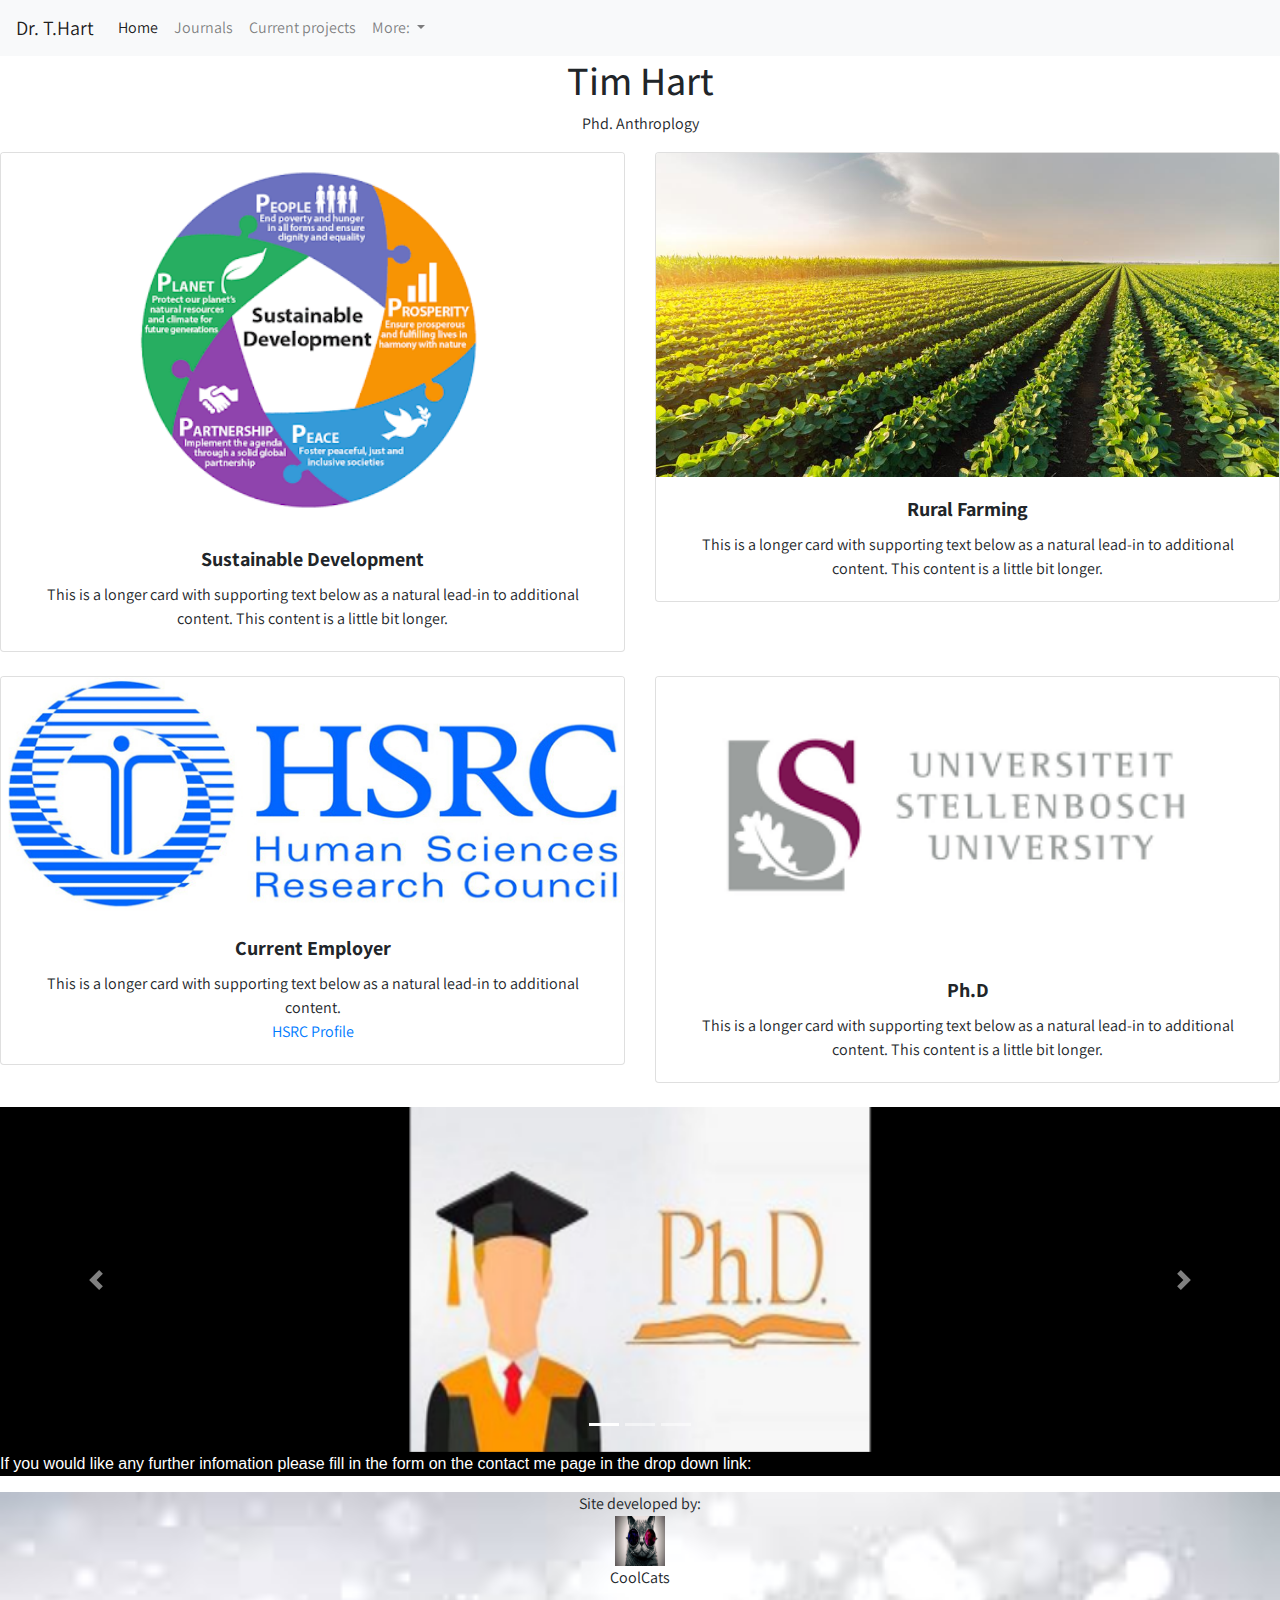
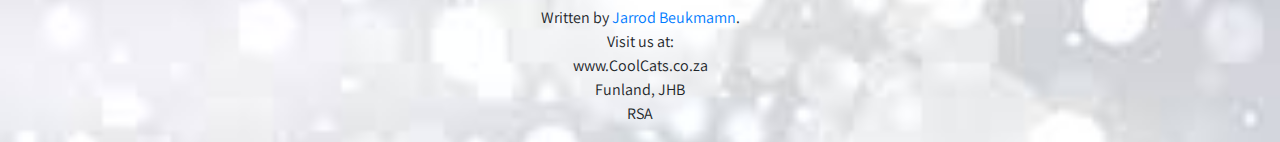
<file: index.html>
<!doctype html>
<html lang="en">
  <head>
    <!-- Required meta tags -->
    <meta charset="utf-8">
    <meta name="viewport" content="width=device-width, initial-scale=1, shrink-to-fit=no">

    <!-- Bootstrap CSS -->
    <link rel="stylesheet" href="https://stackpath.bootstrapcdn.com/bootstrap/4.4.1/css/bootstrap.min.css" integrity="sha384-Vkoo8x4CGsO3+Hhxv8T/Q5PaXtkKtu6ug5TOeNV6gBiFeWPGFN9MuhOf23Q9Ifjh" crossorigin="anonymous">

    <link rel="stylesheet" type="text/css" href="style.css">

    
    <link href="https://fonts.googleapis.com/css?family=Assistant&display=swap" rel="stylesheet">

    <title>T. Hart</title>

  </head>


  <body>
      <nav class="navbar navbar-expand-lg navbar-light bg-light">
        <a class="navbar-brand" href="#">Dr. T.Hart</a>
        <button class="navbar-toggler" type="button" data-toggle="collapse" data-target="#navbarNavDropdown" aria-controls="navbarNavDropdown" aria-expanded="false" aria-label="Toggle navigation">
          <span class="navbar-toggler-icon"></span>
        </button>
        <div class="collapse navbar-collapse" id="navbarNavDropdown">
          <ul class="navbar-nav">
            <li class="nav-item active">
              <a class="nav-link" href="index.html">Home <span class="sr-only">(current)</span></a>
            </li>
            <li class="nav-item">
              <a class="nav-link" href="journal.html">Journals</a>
            </li>
            <li class="nav-item">
              <a class="nav-link" href="#">Current projects</a>
            </li>
            <li class="nav-item dropdown">
              <a class="nav-link dropdown-toggle" href="#" id="navbarDropdownMenuLink" role="button" data-toggle="dropdown" aria-haspopup="true" aria-expanded="false">
                More:
              </a>
              <div class="dropdown-menu" aria-labelledby="navbarDropdownMenuLink">
                <a class="dropdown-item" href="vision.html">Vision</a>
                <a class="dropdown-item" href="cv.html">Resume/CV</a>
                <a class="dropdown-item" href="contact.html">Contact me:</a>
              </div>
            </li>
          </ul>
        </div>
      </nav>
<div class="tim">
    <h1>Tim Hart</h1>

<p>Phd. Anthroplogy</p>

</div>
<div class="row row-cols-1 row-cols-md-2">
      <div class="col mb-4">
        <div class="card">
          <img src="sustain.png" class="card-img-top">
          <div class="card-body">
            <h5 class="card-title"><strong>Sustainable Development</strong></h5>
            <p class="card-text">This is a longer card with supporting text below as a natural lead-in to additional content. This content is a little bit longer.</p>
          </div>
        </div>
      </div>
      <div class="col mb-4">
        <div class="card">
          <img src="farm.jpg" class="card-img-top" alt="...">
          <div class="card-body">
            <h5 class="card-title"><strong>Rural Farming</strong></h5>
            <p class="card-text">This is a longer card with supporting text below as a natural lead-in to additional content. This content is a little bit longer.</p>
          </div>
        </div>
      </div>
      <div class="col mb-4">
        <div class="card">
          <img src="hsrc.jpg" class="card-img-top">
          <div class="card-body">
            <h5 class="card-title"><strong>Current Employer</strong></h5>
            <p class="card-text">This is a longer card with supporting text below as a natural lead-in to additional content.<br>
              <a href="http://www.hsrc.ac.za/en/staff/view/?i=TGB&f=Tim&l=Hart" class="w3-btn w3-black">HSRC Profile</a></p>
          </div>
        </div>
      </div>
      <div class="col mb-4">
        <div class="card">
          <img src="phd.png" class="card-img-top" alt="...">
          <div class="card-body">
            <h5 class="card-title"><strong>Ph.D</strong></h5>
            <p class="card-text">This is a longer card with supporting text below as a natural lead-in to additional content. This content is a little bit longer.</p>
          </div>
        </div>
      </div>
</div>



<div id="carouselExampleIndicators" class="carousel slide" data-ride="carousel">
        <ol class="carousel-indicators">
          <li data-target="#carouselExampleIndicators" data-slide-to="0" class="active"></li>
          <li data-target="#carouselExampleIndicators" data-slide-to="1"></li>
          <li data-target="#carouselExampleIndicators" data-slide-to="2"></li>
        </ol>
        <div class="carousel-inner">
          <div class="carousel-item active">
            <img src="tim1.jpg" width="460" height="345">
          </div>
          <div class="carousel-item">
            <img src="tim2.jpg" width="460" height="345">
          </div>
          <div class="carousel-item">
            <img src="tim3.jpg" width="460" height="345">
          </div>
        </div>
        <a class="carousel-control-prev" href="#carouselExampleIndicators" role="button" data-slide="prev">
          <span class="carousel-control-prev-icon" aria-hidden="true"></span>
          <span class="sr-only">Previous</span>
        </a>
        <a class="carousel-control-next" href="#carouselExampleIndicators" role="button" data-slide="next">
          <span class="carousel-control-next-icon" aria-hidden="true"></span>
          <span class="sr-only">Next</span>
        </a>
</div>


    <!-- Optional JavaScript -->
    <!-- jQuery first, then Popper.js, then Bootstrap JS -->
    <script src="https://code.jquery.com/jquery-3.4.1.slim.min.js" integrity="sha384-J6qa4849blE2+poT4WnyKhv5vZF5SrPo0iEjwBvKU7imGFAV0wwj1yYfoRSJoZ+n" crossorigin="anonymous"></script>

     <script src="https://cdn.jsdelivr.net/npm/popper.js@1.16.0/dist/umd/popper.min.js" integrity="sha384-Q6E9RHvbIyZFJoft+2mJbHaEWldlvI9IOYy5n3zV9zzTtmI3UksdQRVvoxMfooAo" crossorigin="anonymous"></script>

    <script src="https://stackpath.bootstrapcdn.com/bootstrap/4.4.1/js/bootstrap.min.js" integrity="sha384-wfSDF2E50Y2D1uUdj0O3uMBJnjuUD4Ih7YwaYd1iqfktj0Uod8GCExl3Og8ifwB6" crossorigin="anonymous"></script>


  </body>
  <footer>
    <div>
      <p class="foot"> If you would like any further infomation please fill in the form on the contact me page in the drop down link:</p>
  
   </div>

<div class="cool">
<p> Site developed by:<br><img src="cat.jpg" height="50" width="50"><br> CoolCats</p>

<address>
Written by <a href="mailto:beukmanjarrod@hotmail.com">Jarrod Beukmamn</a>.<br>
Visit us at:<br>
www.CoolCats.co.za<br>
Funland, JHB<br>
RSA
</address>
</div>


  </footer>
</html>
</file>
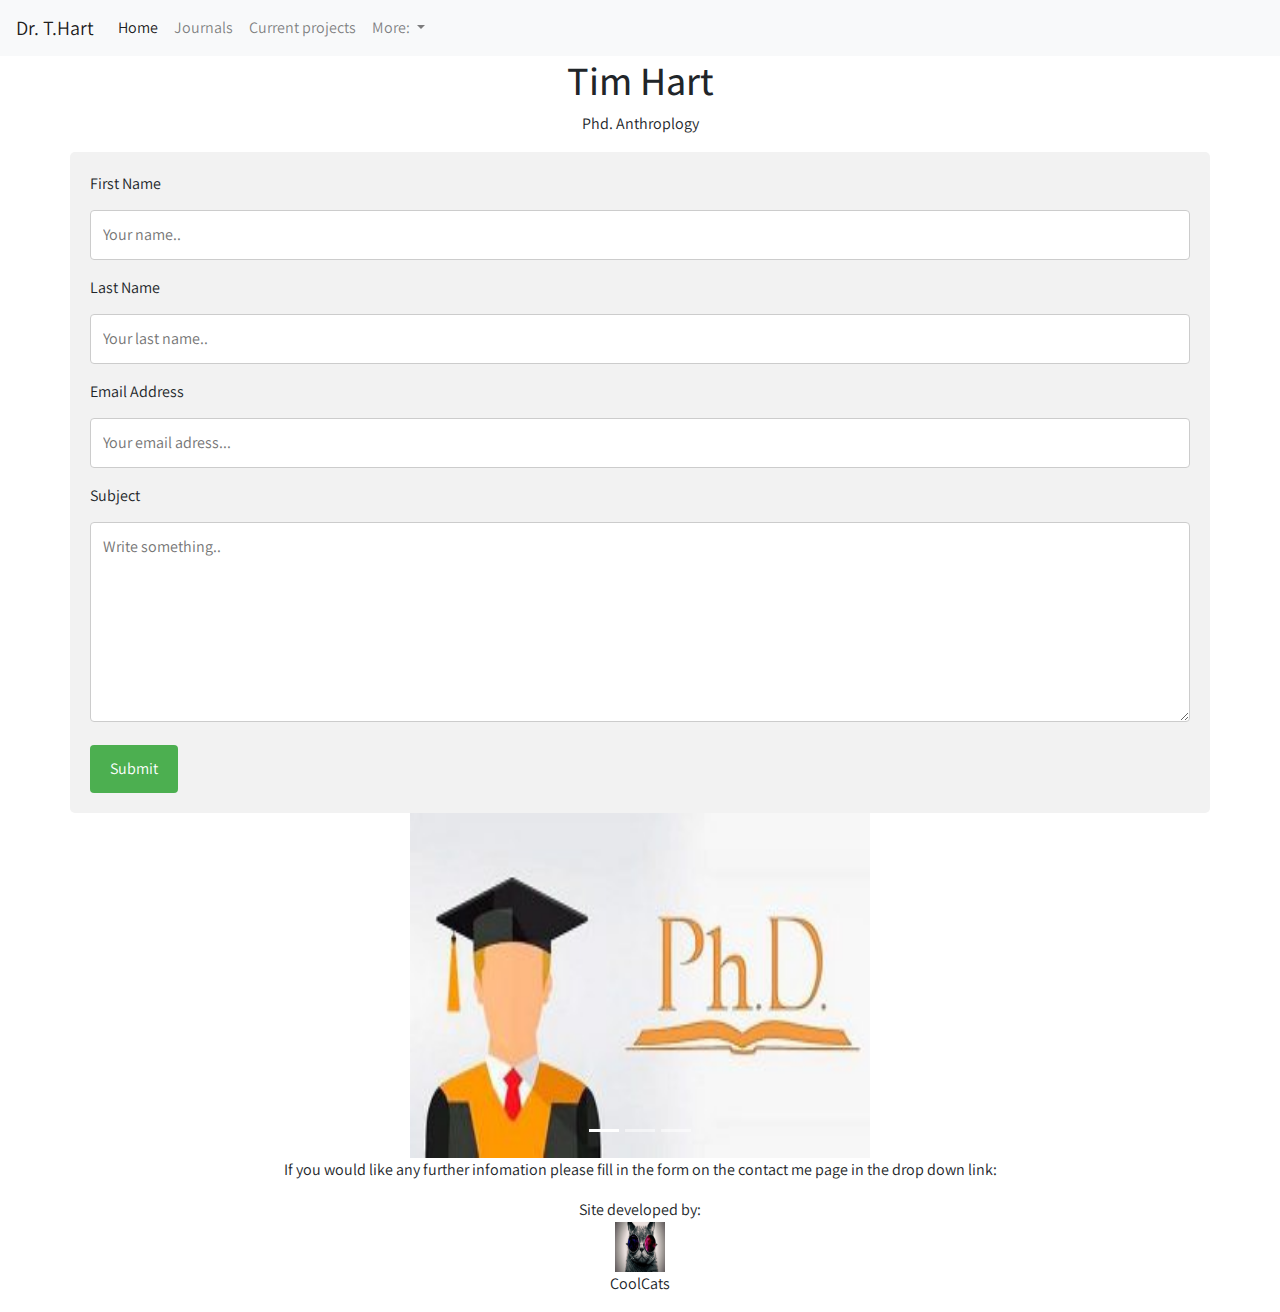
<file: contact.html>
<!DOCTYPE html>
<html>

 <head>
    <!-- Required meta tags -->
    <meta charset="utf-8">
    <meta name="viewport" content="width=device-width, initial-scale=1, shrink-to-fit=no">

    <!-- Bootstrap CSS -->
    <link rel="stylesheet" href="https://stackpath.bootstrapcdn.com/bootstrap/4.4.1/css/bootstrap.min.css" integrity="sha384-Vkoo8x4CGsO3+Hhxv8T/Q5PaXtkKtu6ug5TOeNV6gBiFeWPGFN9MuhOf23Q9Ifjh" crossorigin="anonymous">

    <link rel="stylesheet" type="text/css" href="style2.css">

    
    <link href="https://fonts.googleapis.com/css?family=Assistant&display=swap" rel="stylesheet">

    <title>Contact:</title>

  </head>


  <body>
      <nav class="navbar navbar-expand-lg navbar-light bg-light">
        <a class="navbar-brand" href="#">Dr. T.Hart</a>
        <button class="navbar-toggler" type="button" data-toggle="collapse" data-target="#navbarNavDropdown" aria-controls="navbarNavDropdown" aria-expanded="false" aria-label="Toggle navigation">
          <span class="navbar-toggler-icon"></span>
        </button>
        <div class="collapse navbar-collapse" id="navbarNavDropdown">
          <ul class="navbar-nav">
            <li class="nav-item active">
              <a class="nav-link" href="index.html">Home <span class="sr-only">(current)</span></a>
            </li>
            <li class="nav-item">
              <a class="nav-link" href="#">Journals</a>
            </li>
            <li class="nav-item">
              <a class="nav-link" href="#">Current projects</a>
            </li>
            <li class="nav-item dropdown">
              <a class="nav-link dropdown-toggle" href="#" id="navbarDropdownMenuLink" role="button" data-toggle="dropdown" aria-haspopup="true" aria-expanded="false">
                More:
              </a>
              <div class="dropdown-menu" aria-labelledby="navbarDropdownMenuLink">
                <a class="dropdown-item" href="#">Vision</a>
                <a class="dropdown-item" href="#">Resume/CV</a>
                <a class="dropdown-item" href="#">Contact me:</a>
              </div>
            </li>
          </ul>
        </div>
      </nav>

    <h1>Tim Hart</h1>

<p>Phd. Anthroplogy</p>

<div class="container">
  <form action="action_page.php">

    <label for="fname">First Name</label>
    <input type="text" id="fname" name="firstname" placeholder="Your name..">

    <label for="lname">Last Name</label>
    <input type="text" id="lname" name="lastname" placeholder="Your last name..">

<label for="email">Email Address</label>
    <input type="text" id="email" name=emailaddress placeholder="Your email adress...">

    <label for="subject">Subject</label>
    <textarea id="subject" name="subject" placeholder="Write something.." style="height:200px"></textarea>

    <input type="submit" value="Submit">

   <form action="mailto:you@yourwebsite.com">

  </form>
</div>




<div id="carouselExampleIndicators" class="carousel slide" data-ride="carousel">
        <ol class="carousel-indicators">
          <li data-target="#carouselExampleIndicators" data-slide-to="0" class="active"></li>
          <li data-target="#carouselExampleIndicators" data-slide-to="1"></li>
          <li data-target="#carouselExampleIndicators" data-slide-to="2"></li>
        </ol>
        <div class="carousel-inner">
          <div class="carousel-item active">
            <img src="tim1.jpg" width="460" height="345">
          </div>
          <div class="carousel-item">
            <img src="tim2.jpg" width="460" height="345">
          </div>
          <div class="carousel-item">
            <img src="tim3.jpg" width="460" height="345">
          </div>
        </div>
        <a class="carousel-control-prev" href="#carouselExampleIndicators" role="button" data-slide="prev">
          <span class="carousel-control-prev-icon" aria-hidden="true"></span>
          <span class="sr-only">Previous</span>
        </a>
        <a class="carousel-control-next" href="#carouselExampleIndicators" role="button" data-slide="next">
          <span class="carousel-control-next-icon" aria-hidden="true"></span>
          <span class="sr-only">Next</span>
        </a>
</div>


    <!-- Optional JavaScript -->
    <!-- jQuery first, then Popper.js, then Bootstrap JS -->
    <script src="https://code.jquery.com/jquery-3.4.1.slim.min.js" integrity="sha384-J6qa4849blE2+poT4WnyKhv5vZF5SrPo0iEjwBvKU7imGFAV0wwj1yYfoRSJoZ+n" crossorigin="anonymous"></script>

     <script src="https://cdn.jsdelivr.net/npm/popper.js@1.16.0/dist/umd/popper.min.js" integrity="sha384-Q6E9RHvbIyZFJoft+2mJbHaEWldlvI9IOYy5n3zV9zzTtmI3UksdQRVvoxMfooAo" crossorigin="anonymous"></script>

    <script src="https://stackpath.bootstrapcdn.com/bootstrap/4.4.1/js/bootstrap.min.js" integrity="sha384-wfSDF2E50Y2D1uUdj0O3uMBJnjuUD4Ih7YwaYd1iqfktj0Uod8GCExl3Og8ifwB6" crossorigin="anonymous"></script>


  </body>
  <footer>
    <div>
      <p class="foot"> If you would like any further infomation please fill in the form on the contact me page in the drop down link:</p>
     </div>
<p class="cool"> Site developed by:<br><img src="cat.jpg" height="50" width="50"><br> CoolCats</p>



  </footer>
</html>
</file>
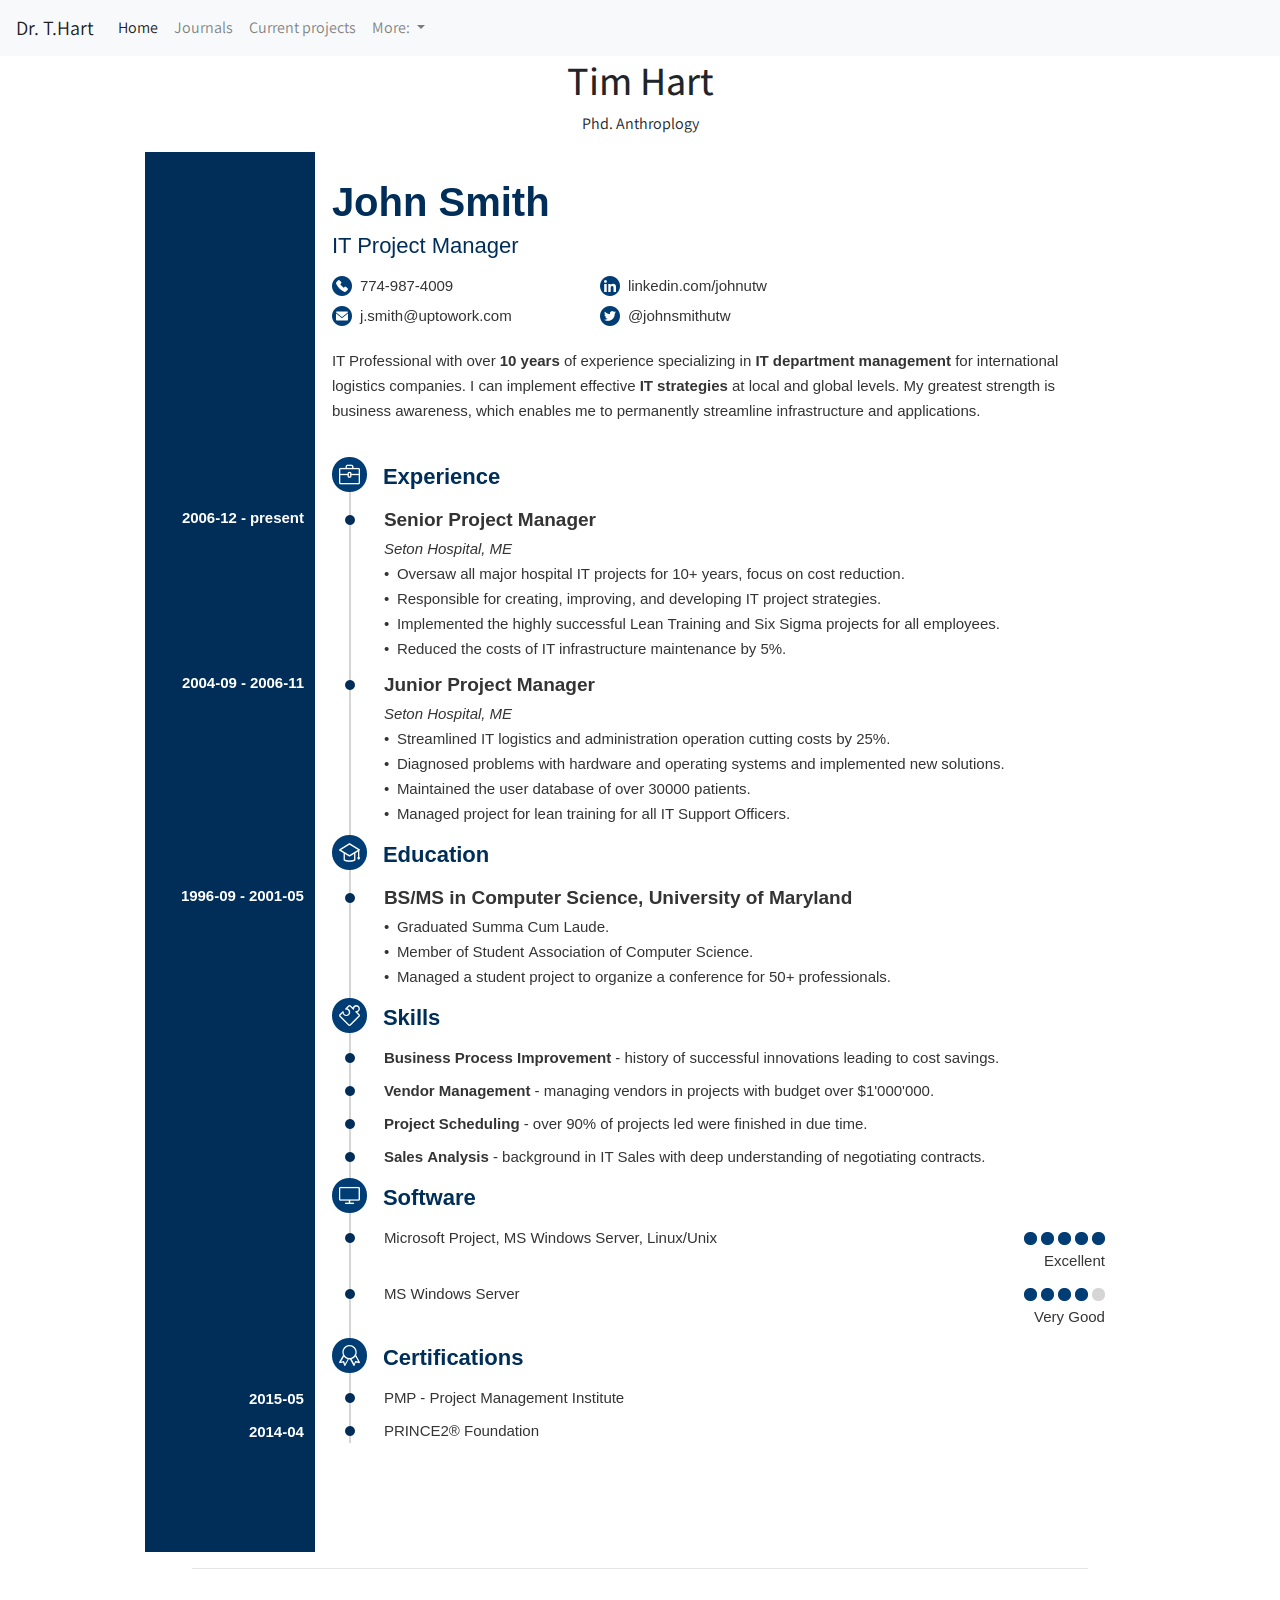
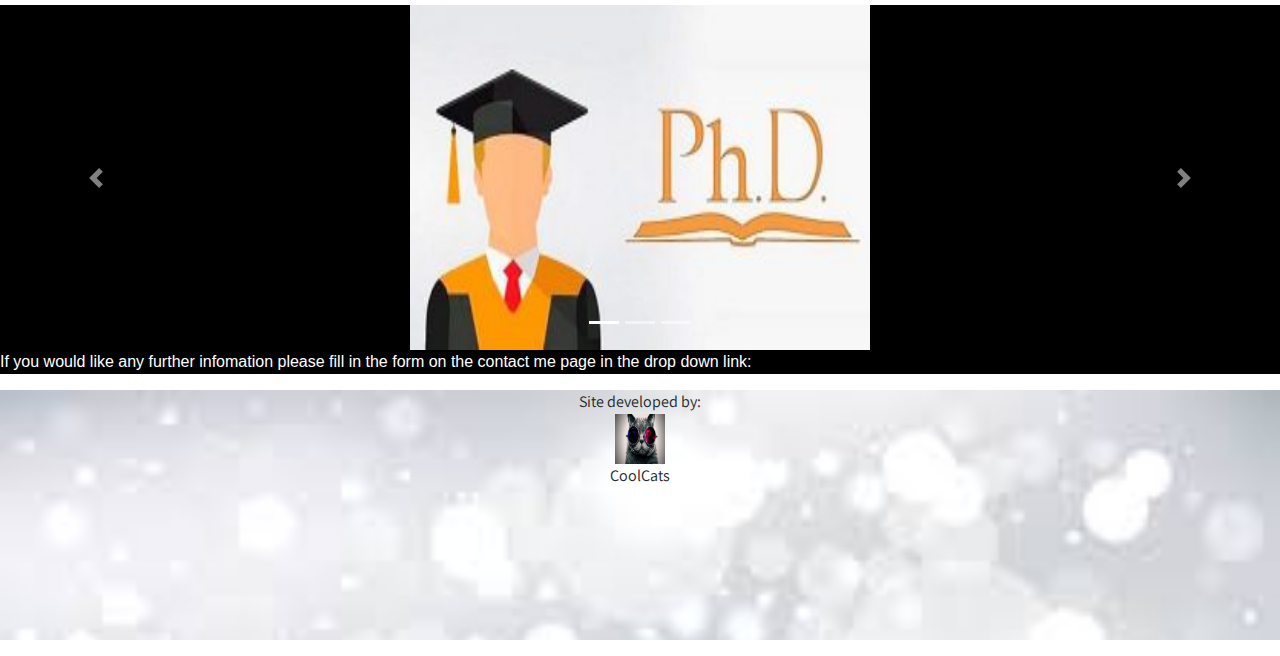
<file: cv.html>
<!doctype html>
<html lang="en">
  <head>
    <!-- Required meta tags -->
    <meta charset="utf-8">
    <meta name="viewport" content="width=device-width, initial-scale=1, shrink-to-fit=no">

    <!-- Bootstrap CSS -->
    <link rel="stylesheet" href="https://stackpath.bootstrapcdn.com/bootstrap/4.4.1/css/bootstrap.min.css" integrity="sha384-Vkoo8x4CGsO3+Hhxv8T/Q5PaXtkKtu6ug5TOeNV6gBiFeWPGFN9MuhOf23Q9Ifjh" crossorigin="anonymous">

    <link rel="stylesheet" type="text/css" href="style.css">

    
    <link href="https://fonts.googleapis.com/css?family=Assistant&display=swap" rel="stylesheet">

    <title>T. Hart</title>

  </head>


  <body>
      <nav class="navbar navbar-expand-lg navbar-light bg-light">
        <a class="navbar-brand" href="#">Dr. T.Hart<disabled></a>
        <button class="navbar-toggler" type="button" data-toggle="collapse" data-target="#navbarNavDropdown" aria-controls="navbarNavDropdown" aria-expanded="false" aria-label="Toggle navigation">
          <span class="navbar-toggler-icon"></span>
        </button>
        <div class="collapse navbar-collapse" id="navbarNavDropdown">
          <ul class="navbar-nav">
            <li class="nav-item active">
              <a class="nav-link" href="index.html">Home <span class="sr-only">(current)</span></a>
            </li>
            <li class="nav-item">
              <a class="nav-link" href="journal.html">Journals</a>
            </li>
            <li class="nav-item">
              <a class="nav-link" href="#">Current projects</a>
            </li>
            <li class="nav-item dropdown">
              <a class="nav-link dropdown-toggle" href="#" id="navbarDropdownMenuLink" role="button" data-toggle="dropdown" aria-haspopup="true" aria-expanded="false">
                More:
              </a>
              <div class="dropdown-menu" aria-labelledby="navbarDropdownMenuLink">
                <a class="dropdown-item" href="#">Vision</a>
                <a class="dropdown-item" href="cv.html">Resume/CV</a>
                <a class="dropdown-item" href="contact.html">Contact me:</a>
              </div>
            </li>
          </ul>
        </div>
      </nav>

    <h1>Tim Hart</h1>

<p>Phd. Anthroplogy</p>

<p><img src="cv.png"></p>

<hr width="70%">

<div id="carouselExampleIndicators" class="carousel slide" data-ride="carousel">
        <ol class="carousel-indicators">
          <li data-target="#carouselExampleIndicators" data-slide-to="0" class="active"></li>
          <li data-target="#carouselExampleIndicators" data-slide-to="1"></li>
          <li data-target="#carouselExampleIndicators" data-slide-to="2"></li>
        </ol>
        <div class="carousel-inner">
          <div class="carousel-item active">
            <img src="tim1.jpg" width="460" height="345">
          </div>
          <div class="carousel-item">
            <img src="tim2.jpg" width="460" height="345">
          </div>
          <div class="carousel-item">
            <img src="tim3.jpg" width="460" height="345">
          </div>
        </div>
        <a class="carousel-control-prev" href="#carouselExampleIndicators" role="button" data-slide="prev">
          <span class="carousel-control-prev-icon" aria-hidden="true"></span>
          <span class="sr-only">Previous</span>
        </a>
        <a class="carousel-control-next" href="#carouselExampleIndicators" role="button" data-slide="next">
          <span class="carousel-control-next-icon" aria-hidden="true"></span>
          <span class="sr-only">Next</span>
        </a>
</div>


    <!-- Optional JavaScript -->
    <!-- jQuery first, then Popper.js, then Bootstrap JS -->
    <script src="https://code.jquery.com/jquery-3.4.1.slim.min.js" integrity="sha384-J6qa4849blE2+poT4WnyKhv5vZF5SrPo0iEjwBvKU7imGFAV0wwj1yYfoRSJoZ+n" crossorigin="anonymous"></script>

     <script src="https://cdn.jsdelivr.net/npm/popper.js@1.16.0/dist/umd/popper.min.js" integrity="sha384-Q6E9RHvbIyZFJoft+2mJbHaEWldlvI9IOYy5n3zV9zzTtmI3UksdQRVvoxMfooAo" crossorigin="anonymous"></script>

    <script src="https://stackpath.bootstrapcdn.com/bootstrap/4.4.1/js/bootstrap.min.js" integrity="sha384-wfSDF2E50Y2D1uUdj0O3uMBJnjuUD4Ih7YwaYd1iqfktj0Uod8GCExl3Og8ifwB6" crossorigin="anonymous"></script>


  </body>
  <footer>
    <div>
      <p class="foot"> If you would like any further infomation please fill in the form on the contact me page in the drop down link:</p>
     </div>
<p class="cool"> Site developed by:<br><img src="cat.jpg" height="50" width="50"><br> CoolCats</p>



  </footer>
</html>
</file>
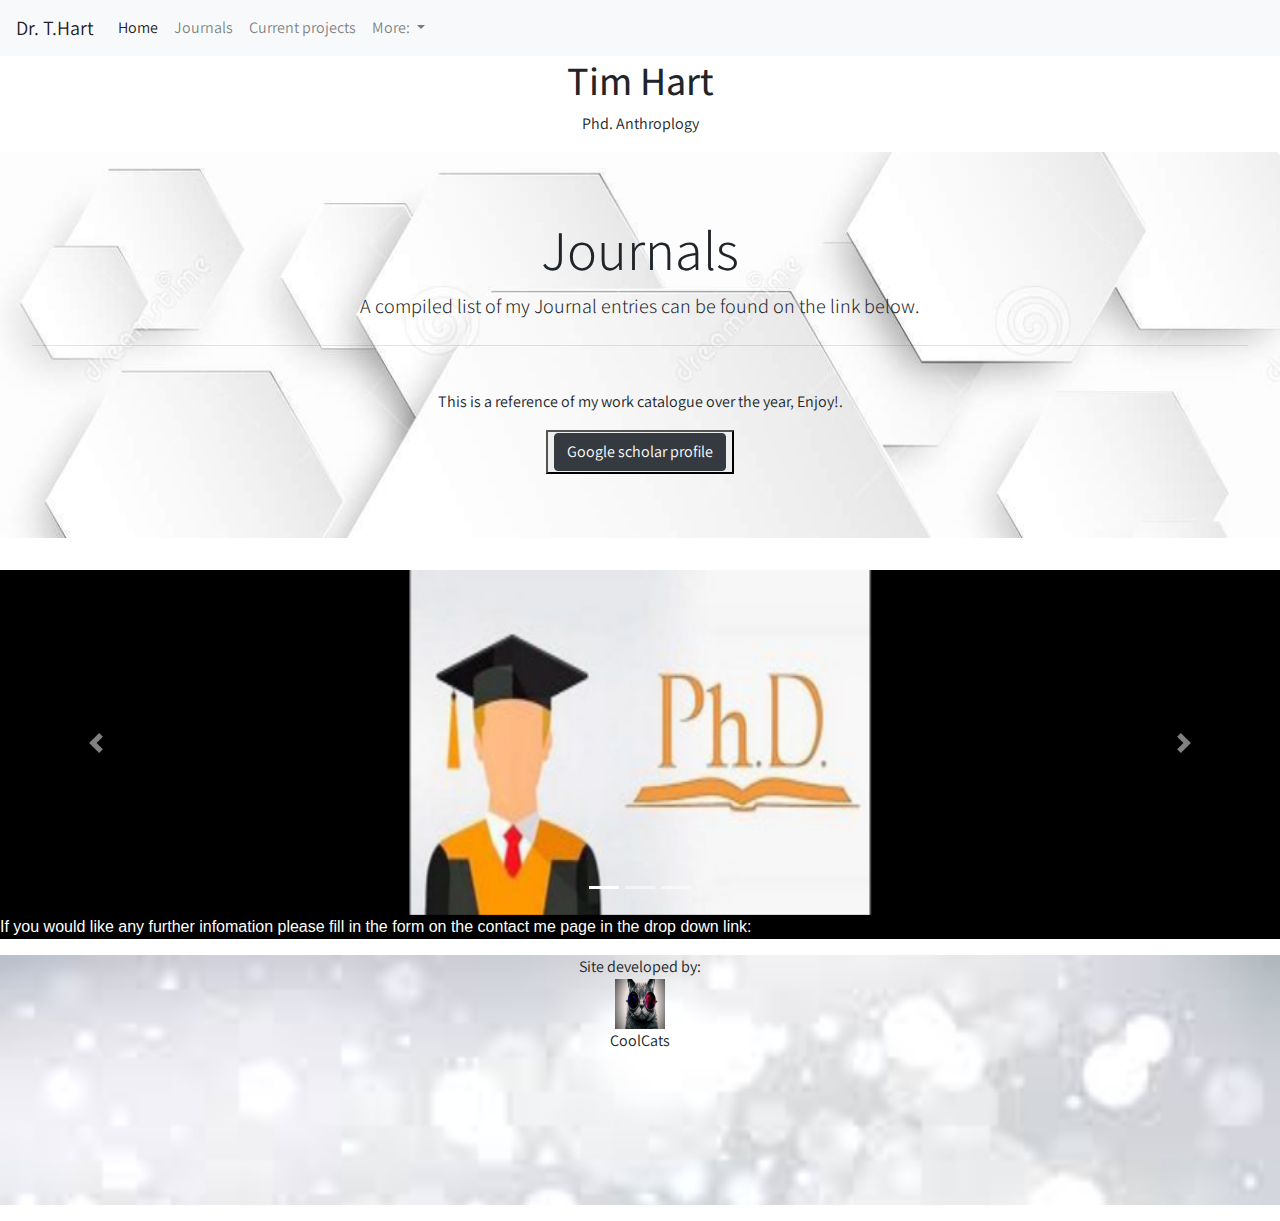
<file: journal.html>
<!doctype html>
<html lang="en">
  <head>
    <!-- Required meta tags -->
    <meta charset="utf-8">
    <meta name="viewport" content="width=device-width, initial-scale=1, shrink-to-fit=no">

    <!-- Bootstrap CSS -->
    <link rel="stylesheet" href="https://stackpath.bootstrapcdn.com/bootstrap/4.4.1/css/bootstrap.min.css" integrity="sha384-Vkoo8x4CGsO3+Hhxv8T/Q5PaXtkKtu6ug5TOeNV6gBiFeWPGFN9MuhOf23Q9Ifjh" crossorigin="anonymous">

    <link rel="stylesheet" type="text/css" href="style.css">

    
    <link href="https://fonts.googleapis.com/css?family=Assistant&display=swap" rel="stylesheet">

    <title>T. Hart</title>

  </head>


  <body>
      <nav class="navbar navbar-expand-lg navbar-light bg-light">
        <a class="navbar-brand" href="#">Dr. T.Hart</a>
        <button class="navbar-toggler" type="button" data-toggle="collapse" data-target="#navbarNavDropdown" aria-controls="navbarNavDropdown" aria-expanded="false" aria-label="Toggle navigation">
          <span class="navbar-toggler-icon"></span>
        </button>
        <div class="collapse navbar-collapse" id="navbarNavDropdown">
          <ul class="navbar-nav">
            <li class="nav-item active">
              <a class="nav-link" href="index.html">Home </a>
            </li>
            <li class="nav-item">
              <a class="nav-link" href="journal.html">Journals<span class="sr-only">(current)</span></a>
            </li>
            <li class="nav-item">
              <a class="nav-link" href="#">Current projects</a>
            </li>
            <li class="nav-item dropdown">
              <a class="nav-link dropdown-toggle" href="#" id="navbarDropdownMenuLink" role="button" data-toggle="dropdown" aria-haspopup="true" aria-expanded="false">
                More:
              </a>
              <div class="dropdown-menu" aria-labelledby="navbarDropdownMenuLink">
                <a class="dropdown-item" href="#">Vision</a>
                <a class="dropdown-item" href="#">Resume/CV</a>
                <a class="dropdown-item" href="contact.html">Contact me:</a>
              </div>
            </li>
          </ul>
        </div>
      </nav>

    <h1>Tim Hart</h1>

<p>Phd. Anthroplogy</p>


<div class="jumbotron">
  <h1 class="display-4">Journals</h1>
  <p class="lead">A compiled list of my Journal entries can be found on the link below.</p>
  <hr class="my-4">
  <p>This is a reference of my work catalogue over the year, Enjoy!.</p>
  
  <button type="button"><a href="https://scholar.google.co.za/citations?user=scA2A9cAAAAJ&hl=en" class="btn btn-dark">Google scholar profile</a>
</div>



<div id="carouselExampleIndicators" class="carousel slide" data-ride="carousel">
        <ol class="carousel-indicators">
          <li data-target="#carouselExampleIndicators" data-slide-to="0" class="active"></li>
          <li data-target="#carouselExampleIndicators" data-slide-to="1"></li>
          <li data-target="#carouselExampleIndicators" data-slide-to="2"></li>
        </ol>
        <div class="carousel-inner">
          <div class="carousel-item active">
            <img src="tim1.jpg" width="460" height="345">
          </div>
          <div class="carousel-item">
            <img src="tim2.jpg" width="460" height="345">
          </div>
          <div class="carousel-item">
            <img src="tim3.jpg" width="460" height="345">
          </div>
        </div>
        <a class="carousel-control-prev" href="#carouselExampleIndicators" role="button" data-slide="prev">
          <span class="carousel-control-prev-icon" aria-hidden="true"></span>
          <span class="sr-only">Previous</span>
        </a>
        <a class="carousel-control-next" href="#carouselExampleIndicators" role="button" data-slide="next">
          <span class="carousel-control-next-icon" aria-hidden="true"></span>
          <span class="sr-only">Next</span>
        </a>
</div>


    <!-- Optional JavaScript -->
    <!-- jQuery first, then Popper.js, then Bootstrap JS -->
    <script src="https://code.jquery.com/jquery-3.4.1.slim.min.js" integrity="sha384-J6qa4849blE2+poT4WnyKhv5vZF5SrPo0iEjwBvKU7imGFAV0wwj1yYfoRSJoZ+n" crossorigin="anonymous"></script>

     <script src="https://cdn.jsdelivr.net/npm/popper.js@1.16.0/dist/umd/popper.min.js" integrity="sha384-Q6E9RHvbIyZFJoft+2mJbHaEWldlvI9IOYy5n3zV9zzTtmI3UksdQRVvoxMfooAo" crossorigin="anonymous"></script>

    <script src="https://stackpath.bootstrapcdn.com/bootstrap/4.4.1/js/bootstrap.min.js" integrity="sha384-wfSDF2E50Y2D1uUdj0O3uMBJnjuUD4Ih7YwaYd1iqfktj0Uod8GCExl3Og8ifwB6" crossorigin="anonymous"></script>


  </body>
  <footer>
    <div>
      <p class="foot"> If you would like any further infomation please fill in the form on the contact me page in the drop down link:</p>
     </div>
<p class="cool"> Site developed by:<br><img src="cat.jpg" height="50" width="50"><br> CoolCats</p>



  </footer>
</html>
</file>
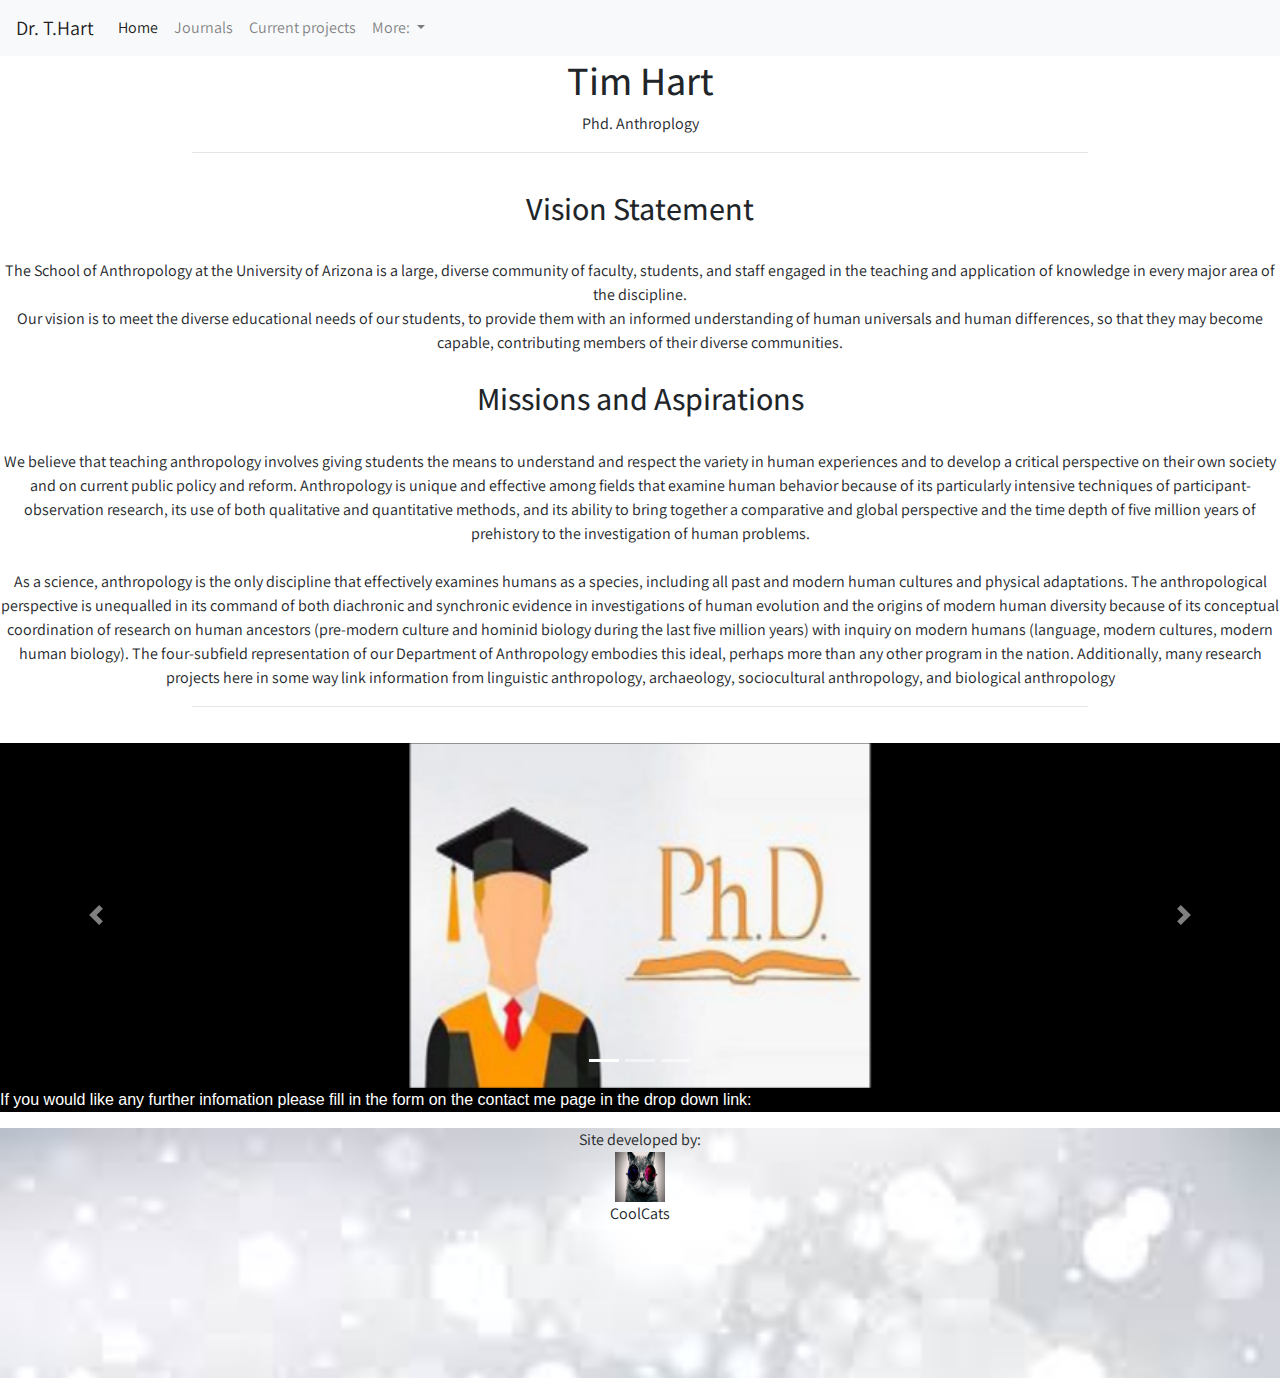
<file: vision.html>
<!doctype html>
<html lang="en">
  <head>
    <!-- Required meta tags -->
    <meta charset="utf-8">
    <meta name="viewport" content="width=device-width, initial-scale=1, shrink-to-fit=no">

    <!-- Bootstrap CSS -->
    <link rel="stylesheet" href="https://stackpath.bootstrapcdn.com/bootstrap/4.4.1/css/bootstrap.min.css" integrity="sha384-Vkoo8x4CGsO3+Hhxv8T/Q5PaXtkKtu6ug5TOeNV6gBiFeWPGFN9MuhOf23Q9Ifjh" crossorigin="anonymous">

    <link rel="stylesheet" type="text/css" href="style.css">

    
    <link href="https://fonts.googleapis.com/css?family=Assistant&display=swap" rel="stylesheet">

    <title>T. Hart</title>

  </head>


  <body>
      <nav class="navbar navbar-expand-lg navbar-light bg-light">
        <a class="navbar-brand" href="#">Dr. T.Hart</a>
        <button class="navbar-toggler" type="button" data-toggle="collapse" data-target="#navbarNavDropdown" aria-controls="navbarNavDropdown" aria-expanded="false" aria-label="Toggle navigation">
          <span class="navbar-toggler-icon"></span>
        </button>
        <div class="collapse navbar-collapse" id="navbarNavDropdown">
          <ul class="navbar-nav">
            <li class="nav-item active">
              <a class="nav-link" href="index.html">Home <span class="sr-only">(current)</span></a>
            </li>
            <li class="nav-item">
              <a class="nav-link" href="journal.html">Journals</a>
            </li>
            <li class="nav-item">
              <a class="nav-link" href="#">Current projects</a>
            </li>
            <li class="nav-item dropdown">
              <a class="nav-link dropdown-toggle" href="#" id="navbarDropdownMenuLink" role="button" data-toggle="dropdown" aria-haspopup="true" aria-expanded="false">
                More:
              </a>
              <div class="dropdown-menu" aria-labelledby="navbarDropdownMenuLink">
                <a class="dropdown-item" href="vision.html">Vision</a>
                <a class="dropdown-item" href="cv.html">Resume/CV</a>
                <a class="dropdown-item" href="contact.html">Contact me:</a>
              </div>
            </li>
          </ul>
        </div>
      </nav>

    <h1>Tim Hart</h1>

<p>Phd. Anthroplogy</p>

<hr width="70%">
<p class="vision">
 <h2> Vision Statement</h2><br>

The School of Anthropology at the University of Arizona is a large, diverse community of faculty, students, and staff engaged in the teaching and application of knowledge in every major area of the discipline.<br>

Our vision is to meet the diverse educational needs of our students, to provide them with an informed understanding of human universals and human differences, so that they may become capable, contributing members of their diverse communities.<br><br>

<h2>Missions and Aspirations</h2><br>

We believe that teaching anthropology involves giving students the means to understand and respect the variety in human experiences and to develop a critical perspective on their own society and on current public policy and reform. Anthropology is unique and effective among fields that examine human behavior because of its particularly intensive techniques of participant-observation research, its use of both qualitative and quantitative methods, and its ability to bring together a comparative and global perspective and the time depth of five million years of prehistory to the investigation of human problems.<br><br>

As a science, anthropology is the only discipline that effectively examines humans as a species, including all past and modern human cultures and physical adaptations. The anthropological perspective is unequalled in its command of both diachronic and synchronic evidence in investigations of human evolution and the origins of modern human diversity because of its conceptual coordination of research on human ancestors (pre-modern culture and hominid biology during the last five million years) with inquiry on modern humans (language, modern cultures, modern human biology). The four-subfield representation of our Department of Anthropology embodies this ideal, perhaps more than any other program in the nation. Additionally, many research projects here in some way link information from linguistic anthropology, archaeology, sociocultural anthropology, and biological anthropology

</p>
<hr width="70%">


<div id="carouselExampleIndicators" class="carousel slide" data-ride="carousel">
        <ol class="carousel-indicators">
          <li data-target="#carouselExampleIndicators" data-slide-to="0" class="active"></li>
          <li data-target="#carouselExampleIndicators" data-slide-to="1"></li>
          <li data-target="#carouselExampleIndicators" data-slide-to="2"></li>
        </ol>
        <div class="carousel-inner">
          <div class="carousel-item active">
            <img src="tim1.jpg" width="460" height="345">
          </div>
          <div class="carousel-item">
            <img src="tim2.jpg" width="460" height="345">
          </div>
          <div class="carousel-item">
            <img src="tim3.jpg" width="460" height="345">
          </div>
        </div>
        <a class="carousel-control-prev" href="#carouselExampleIndicators" role="button" data-slide="prev">
          <span class="carousel-control-prev-icon" aria-hidden="true"></span>
          <span class="sr-only">Previous</span>
        </a>
        <a class="carousel-control-next" href="#carouselExampleIndicators" role="button" data-slide="next">
          <span class="carousel-control-next-icon" aria-hidden="true"></span>
          <span class="sr-only">Next</span>
        </a>
</div>


    <!-- Optional JavaScript -->
    <!-- jQuery first, then Popper.js, then Bootstrap JS -->
    <script src="https://code.jquery.com/jquery-3.4.1.slim.min.js" integrity="sha384-J6qa4849blE2+poT4WnyKhv5vZF5SrPo0iEjwBvKU7imGFAV0wwj1yYfoRSJoZ+n" crossorigin="anonymous"></script>

     <script src="https://cdn.jsdelivr.net/npm/popper.js@1.16.0/dist/umd/popper.min.js" integrity="sha384-Q6E9RHvbIyZFJoft+2mJbHaEWldlvI9IOYy5n3zV9zzTtmI3UksdQRVvoxMfooAo" crossorigin="anonymous"></script>

    <script src="https://stackpath.bootstrapcdn.com/bootstrap/4.4.1/js/bootstrap.min.js" integrity="sha384-wfSDF2E50Y2D1uUdj0O3uMBJnjuUD4Ih7YwaYd1iqfktj0Uod8GCExl3Og8ifwB6" crossorigin="anonymous"></script>


  </body>
  <footer>
    <div>
      <p class="foot"> If you would like any further infomation please fill in the form on the contact me page in the drop down link:</p>
     </div>
<p class="cool"> Site developed by:<br><img src="cat.jpg" height="50" width="50"><br> CoolCats</p>



  </footer>
</html>
</file>
<file: style.css>
body,

html {
	font-family: 'Assistant', sans-serif;
	font-size: 1em;
	text-align: center;

}


.jumbotron {
  background-image: url("journ.jpg");
  background-size: cover;
}



hr {
	color: black;
	height: 20px;
}

.carousel {
	background-color: black;
}
.foot {
	font-family: 'Arial';
	text-align: left;
	color: white;
	background-color: black;
}

.cool {
    width: 100%;
    height: 250px;
    background-image: url(white.jpg);
    background-size: 100%;
}​
</file>
<file: style2.css>
/* Style inputs with type="text", select elements and textareas */
body,

html {
  font-family: 'Assistant', sans-serif;
  font-size: 1em;
  text-align: center;
}

input[type=text], select, textarea {
  width: 100%; /* Full width */
  padding: 12px; /* Some padding */ 
  border: 1px solid #ccc; /* Gray border */
  border-radius: 4px; /* Rounded borders */
  box-sizing: border-box; /* Make sure that padding and width stays in place */
  margin-top: 6px; /* Add a top margin */
  margin-bottom: 16px; /* Bottom margin */
  resize: vertical /* Allow the user to vertically resize the textarea (not horizontally) */
}

/* Style the submit button with a specific background color etc */
input[type=submit] {
  background-color: #4CAF50;
  color: white;
  padding: 12px 20px;
  border: none;
  border-radius: 4px;
  cursor: pointer;
}

/* When moving the mouse over the submit button, add a darker green color */
input[type=submit]:hover {
  background-color: #45a049;
}

/* Add a background color and some padding around the form */
.container {
  text-align: left;
  border-radius: 5px;
  background-color: #f2f2f2;
  padding: 20px;
}
</file>
